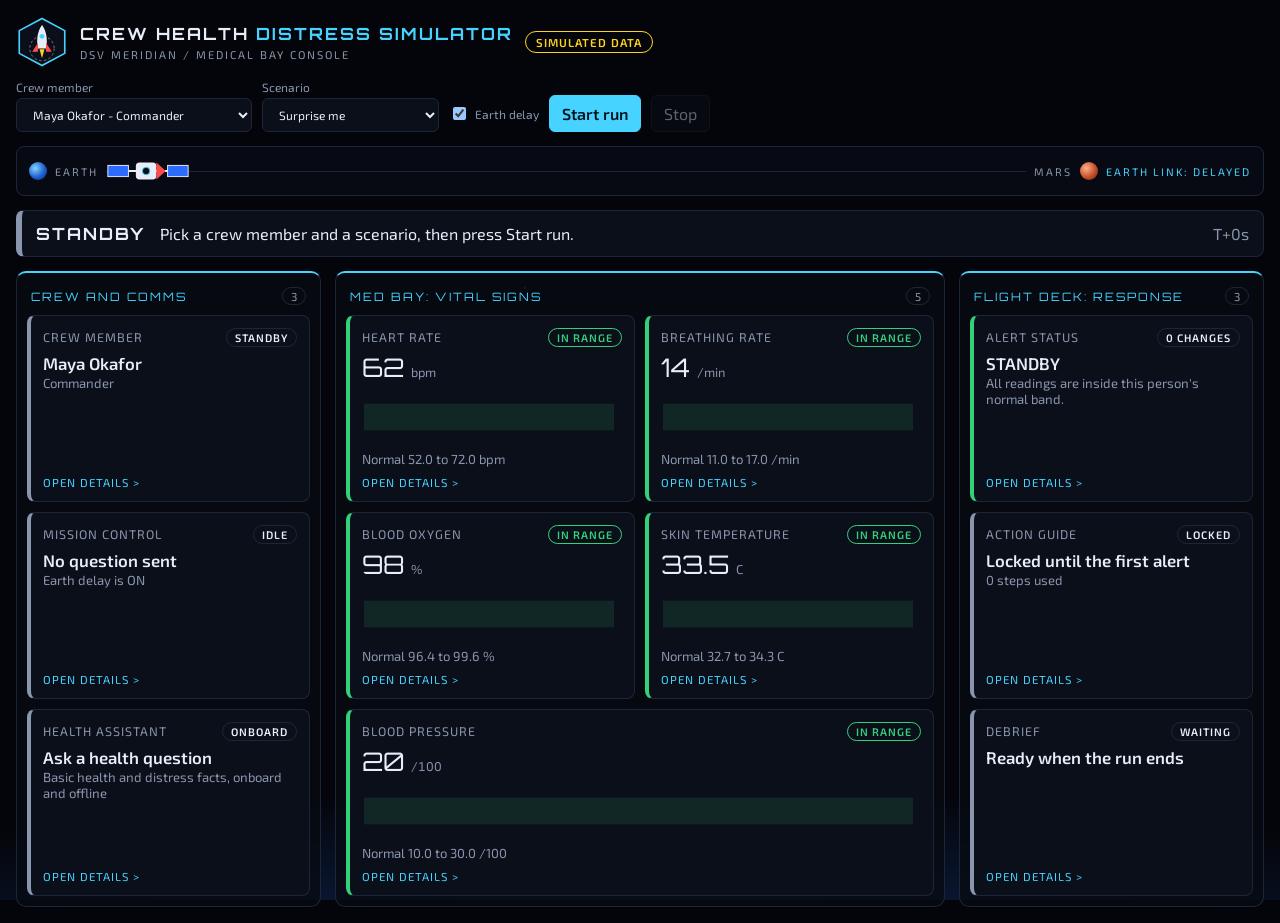
<file: index.html>
<!DOCTYPE html>
<html lang="en">
<head>
  <meta charset="utf-8">
  <meta name="viewport" content="width=device-width, initial-scale=1">
  <title>Crew Health Distress Simulator</title>
  <link rel="preconnect" href="https://fonts.googleapis.com">
  <link href="https://fonts.googleapis.com/css2?family=Orbitron:wght@600;800&display=swap" rel="stylesheet">
  <link href="https://fonts.googleapis.com/css2?family=Exo+2:wght@400;600&display=swap" rel="stylesheet">
  <link rel="stylesheet" href="style.css">
</head>
<body>
  <header class="top">
    <div class="brand">
      <!-- Our own mission patch: a rocket inside a hexagon. -->
      <svg class="emblem" viewBox="0 0 64 64" aria-hidden="true">
        <polygon points="32,3 60,18 60,46 32,61 4,46 4,18" fill="#0b0f1a" stroke="#46d3ff" stroke-width="2"/>
        <circle cx="32" cy="40" r="15" fill="none" stroke="#8a96ad" stroke-dasharray="3 3"/>
        <path d="M32 11 C38 19 39 30 37 40 H27 C25 30 26 19 32 11 Z" fill="#e8eef9"/>
        <path d="M27 33 L20 44 H27 Z M37 33 L44 44 H37 Z" fill="#ff4d4d"/>
        <circle cx="32" cy="25" r="3" fill="#46d3ff"/>
        <path d="M29 41 L32 52 L35 41 Z" fill="#ffd21f"/>
      </svg>
      <div>
        <h1>CREW HEALTH <span>DISTRESS SIMULATOR</span></h1>
        <div class="ship-name">DSV MERIDIAN / MEDICAL BAY CONSOLE</div>
      </div>
      <span class="sim-label">SIMULATED DATA</span>
    </div>
    <div class="controls">
      <label for="crewSelect">Crew member <select id="crewSelect"></select></label>
      <label for="scenarioSelect">Scenario <select id="scenarioSelect"></select></label>
      <label for="delayToggle" class="check">
        <input type="checkbox" id="delayToggle" checked> Earth delay
      </label>
      <button id="startBtn" class="primary">Start run</button>
      <button id="stopBtn" disabled>Stop</button>
    </div>
  </header>

  <!-- The flight path: our ship travelling from Earth to Mars. -->
  <div class="transit">
    <span class="planet earth"></span><span class="place">EARTH</span>
    <div class="lane">
      <svg class="ship" viewBox="0 0 90 30" aria-hidden="true">
        <rect x="2" y="9" width="22" height="12" fill="#2b6cff" stroke="#e8eef9"/>
        <rect x="66" y="9" width="22" height="12" fill="#2b6cff" stroke="#e8eef9"/>
        <line x1="24" y1="15" x2="66" y2="15" stroke="#e8eef9" stroke-width="2"/>
        <rect x="32" y="6" width="22" height="18" rx="4" fill="#e8eef9"/>
        <path d="M54 6 L64 15 L54 24 Z" fill="#ff4d4d"/>
        <circle cx="43" cy="15" r="4" fill="#0b0f1a" stroke="#46d3ff"/>
      </svg>
    </div>
    <span class="place">MARS</span><span class="planet mars"></span>
    <span id="linkLabel" class="link">EARTH LINK: DELAYED</span>
  </div>

  <!-- The alert banner stays on screen on every page. Clicking it opens the alert page. -->
  <a id="alertBanner" class="banner level-idle" href="#alert">
    <strong id="alertLevel">STANDBY</strong>
    <span id="alertDetail">Pick a crew member and a scenario, then press Start run.</span>
    <span id="clock" class="clock">T+0s</span>
  </a>

  <!-- ui.js draws the board and every detail page inside this one element. -->
  <main id="view"></main>

  <!-- Scripts load top to bottom. The order matters. -->
  <script src="data.js"></script>
  <script src="engine.js"></script>
  <script src="detector.js"></script>
  <script src="assistant.js"></script>
  <script src="ui.js"></script>
</body>
</html>
</file>
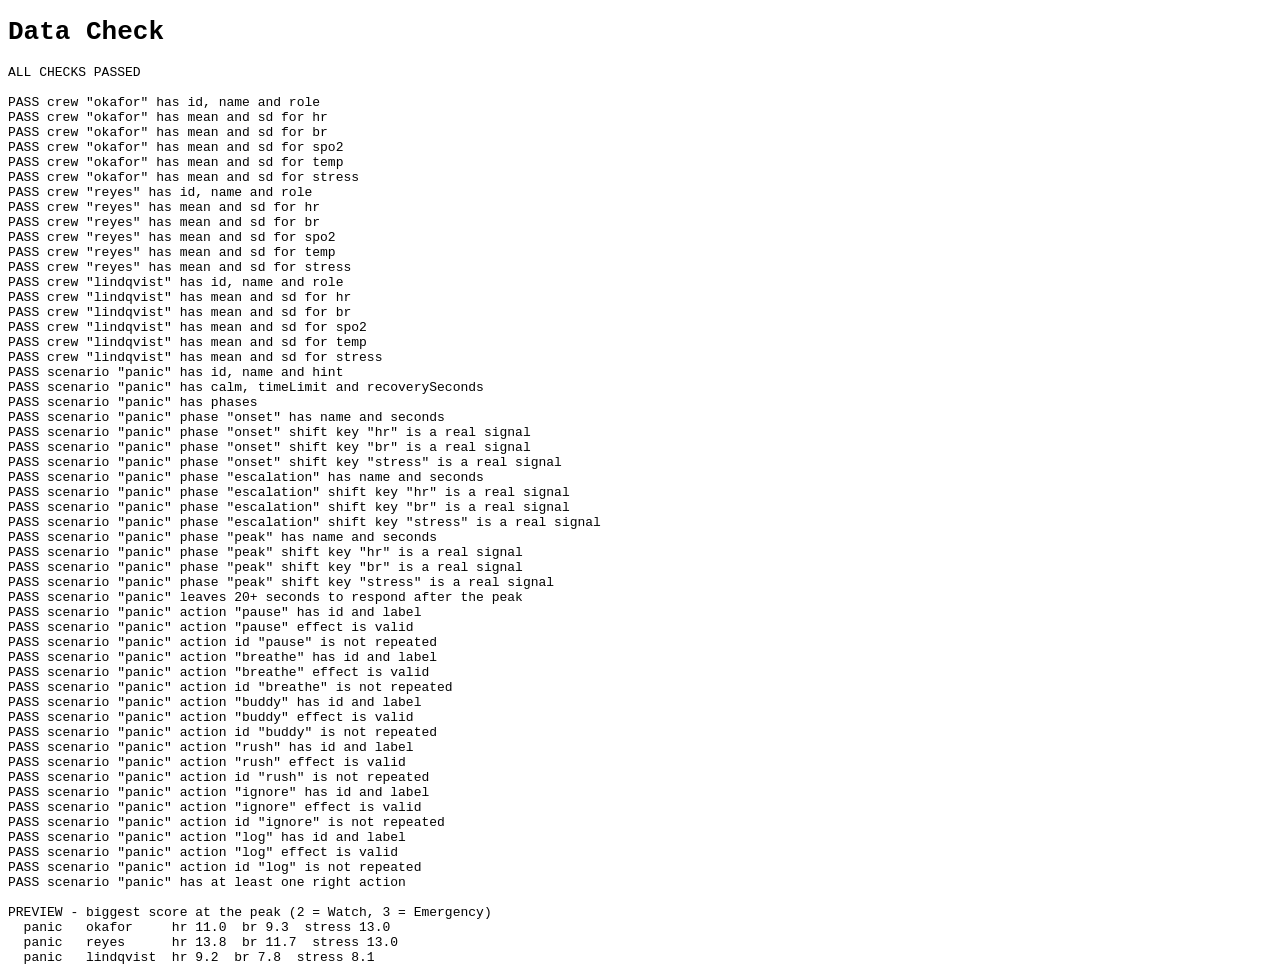
<file: check-data.html>
<!DOCTYPE html>
<html lang="en">
  <head>
    <meta charset="utf-8">
    <meta name="viewport" content="width=device-width, initial-scale=1">
    <title>Data Check</title>
    <style>
      body {
        font-family: monospace;
      }
    </style>
  </head>
  <body>
    <main>
      <h1>Data Check</h1>
      <pre id="out"></pre>
    </main>

    <script src="data.js"></script>
    <script>
      const lines = [];
      let failures = 0;

      const keys = SIGNALS.map(function (signal) {
        return signal.key;
      });
      const EFFECTS = ['right', 'wrong', 'neutral'];

      function check(ok, message) {
        if (!ok) {
          failures += 1;
        }
        lines.push((ok ? 'PASS ' : 'FAIL ') + message);
      }

      // Every crew member needs a baseline for every signal.
      CREW.forEach(function (crewMember) {
        check(
          !!crewMember.id && !!crewMember.name && !!crewMember.role,
          'crew "' + crewMember.id + '" has id, name and role'
        );

        keys.forEach(function (key) {
          const baseline = crewMember.baseline && crewMember.baseline[key];
          check(
            baseline && typeof baseline.mean === 'number' && baseline.sd > 0,
            'crew "' + crewMember.id + '" has mean and sd for ' + key
          );
        });
      });

      // Every scenario needs the fields used by the engine and detector.
      SCENARIOS.forEach(function (scenario) {
        const tag = 'scenario "' + scenario.id + '" ';
        check(
          !!scenario.id && !!scenario.name && !!scenario.hint,
          tag + 'has id, name and hint'
        );
        check(
          scenario.calm > 0 && scenario.timeLimit > 0 && scenario.recoverySeconds > 0,
          tag + 'has calm, timeLimit and recoverySeconds'
        );
        check(
          Array.isArray(scenario.phases) && scenario.phases.length > 0,
          tag + 'has phases'
        );

        let total = scenario.calm;
        (scenario.phases || []).forEach(function (phase) {
          total += phase.seconds;
          check(
            !!phase.name && phase.seconds > 0,
            tag + 'phase "' + phase.name + '" has name and seconds'
          );

          Object.keys(phase.shift || {}).forEach(function (key) {
            check(
              keys.indexOf(key) !== -1,
              tag + 'phase "' + phase.name + '" shift key "' + key + '" is a real signal'
            );
          });
        });
        check(
          total + 20 <= scenario.timeLimit,
          tag + 'leaves 20+ seconds to respond after the peak'
        );

        const ids = [];
        let right = 0;
        (scenario.actions || []).forEach(function (action) {
          check(
            !!action.id && !!action.label,
            tag + 'action "' + action.id + '" has id and label'
          );
          check(
            EFFECTS.indexOf(action.effect) !== -1,
            tag + 'action "' + action.id + '" effect is valid'
          );
          check(
            ids.indexOf(action.id) === -1,
            tag + 'action id "' + action.id + '" is not repeated'
          );

          ids.push(action.id);
          if (action.effect === 'right') {
            right += 1;
          }
        });
        check(right >= 1, tag + 'has at least one right action');
      });

      // Preview peak scores for each scenario and crew member.
      lines.push('');
      lines.push('PREVIEW - biggest score at the peak (2 = Watch, 3 = Emergency)');
      SCENARIOS.forEach(function (scenario) {
        const peak = scenario.phases[scenario.phases.length - 1].shift;

        CREW.forEach(function (crewMember) {
          const parts = Object.keys(peak).map(function (key) {
            return key + ' ' + (peak[key] / crewMember.baseline[key].sd).toFixed(1);
          });

          lines.push(
            '  ' + scenario.id.padEnd(8) + crewMember.id.padEnd(11) + parts.join('  ')
          );
        });
      });

      lines.unshift(
        failures === 0 ? 'ALL CHECKS PASSED' : failures + ' CHECK(S) FAILED',
        ''
      );
      document.getElementById('out').textContent = lines.join('\n');
    </script>
  </body>
</html>
</file>
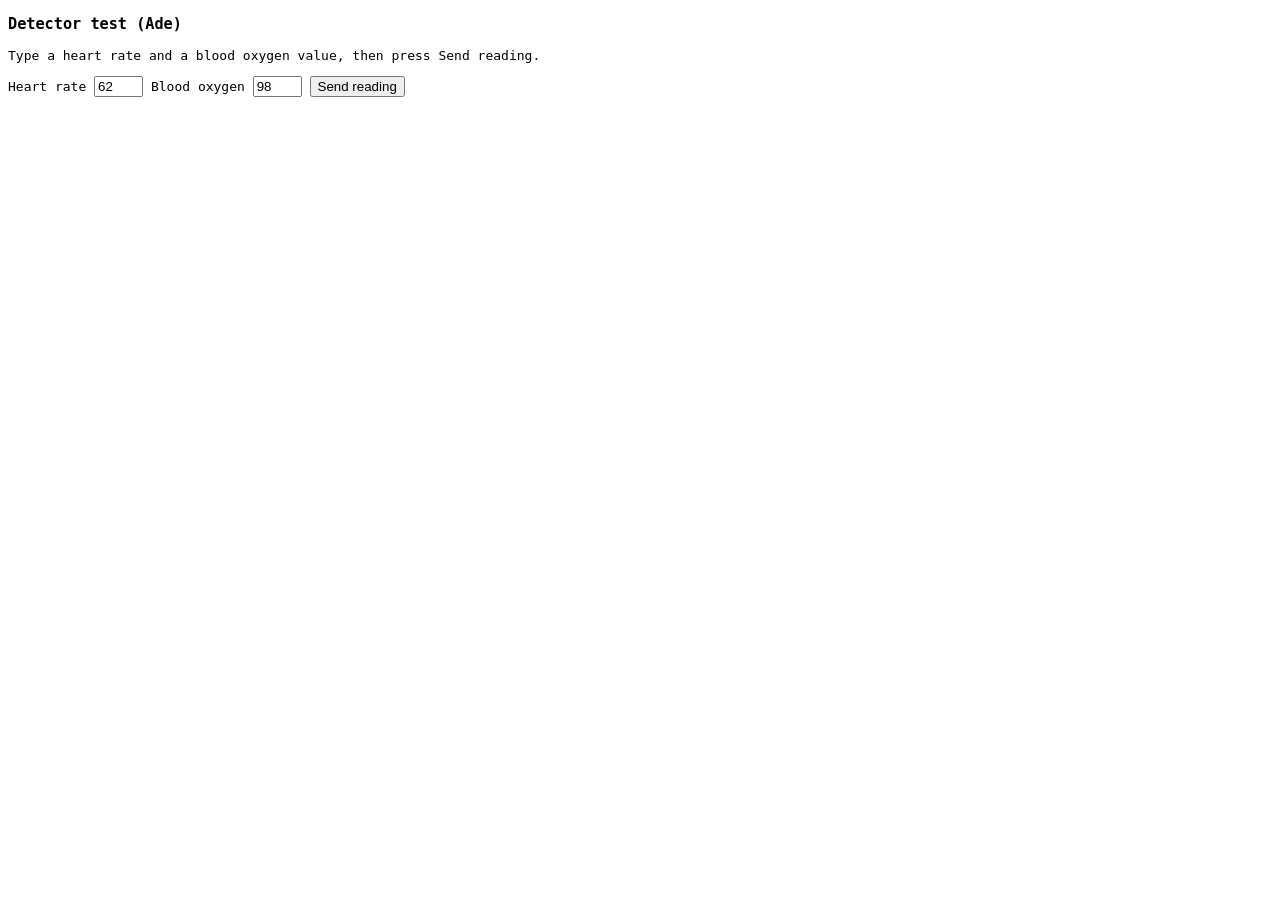
<file: test-detector.html>
<!DOCTYPE html>
<html>
<head><meta charset="utf-8"><title>Detector test</title></head>
<body style="font-family: monospace">
  <h3>Detector test (Ade)</h3>
  <p>Type a heart rate and a blood oxygen value, then press Send reading.</p>
  Heart rate <input id="hr" value="62" size="4">
  Blood oxygen <input id="spo2" value="98" size="4">
  <button id="send">Send reading</button>
  <pre id="out"></pre>

  <script src="detector.js"></script>
  <script>
    // One fake crew member and scenario, shaped exactly like Abby's data.
    const crew = { id: 'test', name: 'Test Astronaut', role: 'Test', baseline: {
      hr: { mean: 62, sd: 5 }, br: { mean: 14, sd: 1.5 }, spo2: { mean: 98, sd: 0.8 },
      temp: { mean: 33.5, sd: 0.4 }, stress: { mean: 20, sd: 6 } } };
    const scenario = { id: 'mini', name: 'Mini test', actions: [
      { id: 'good', label: 'Right step', effect: 'right' },
      { id: 'bad',  label: 'Wrong step', effect: 'wrong' } ] };

    Detector.reset(crew, scenario);
    let t = 0;
    document.getElementById('send').addEventListener('click', function () {
      t += 1;
      // A hand-made reading, shaped exactly like the ones Ron's engine sends.
      const reading = { t: t, crewId: 'test', phase: t > 3 ? 'onset' : 'baseline',
        values: { hr: Number(document.getElementById('hr').value), br: 14,
                  spo2: Number(document.getElementById('spo2').value),
                  temp: 33.5, stress: 20 } };
      const result = Detector.update(reading);
      const out = document.getElementById('out');
      out.textContent = t + 's  ' + result.level.toUpperCase() + '  ' +
        JSON.stringify(result.scores) + '\n' + out.textContent;
    });
  </script>
</body>
</html>
</file>
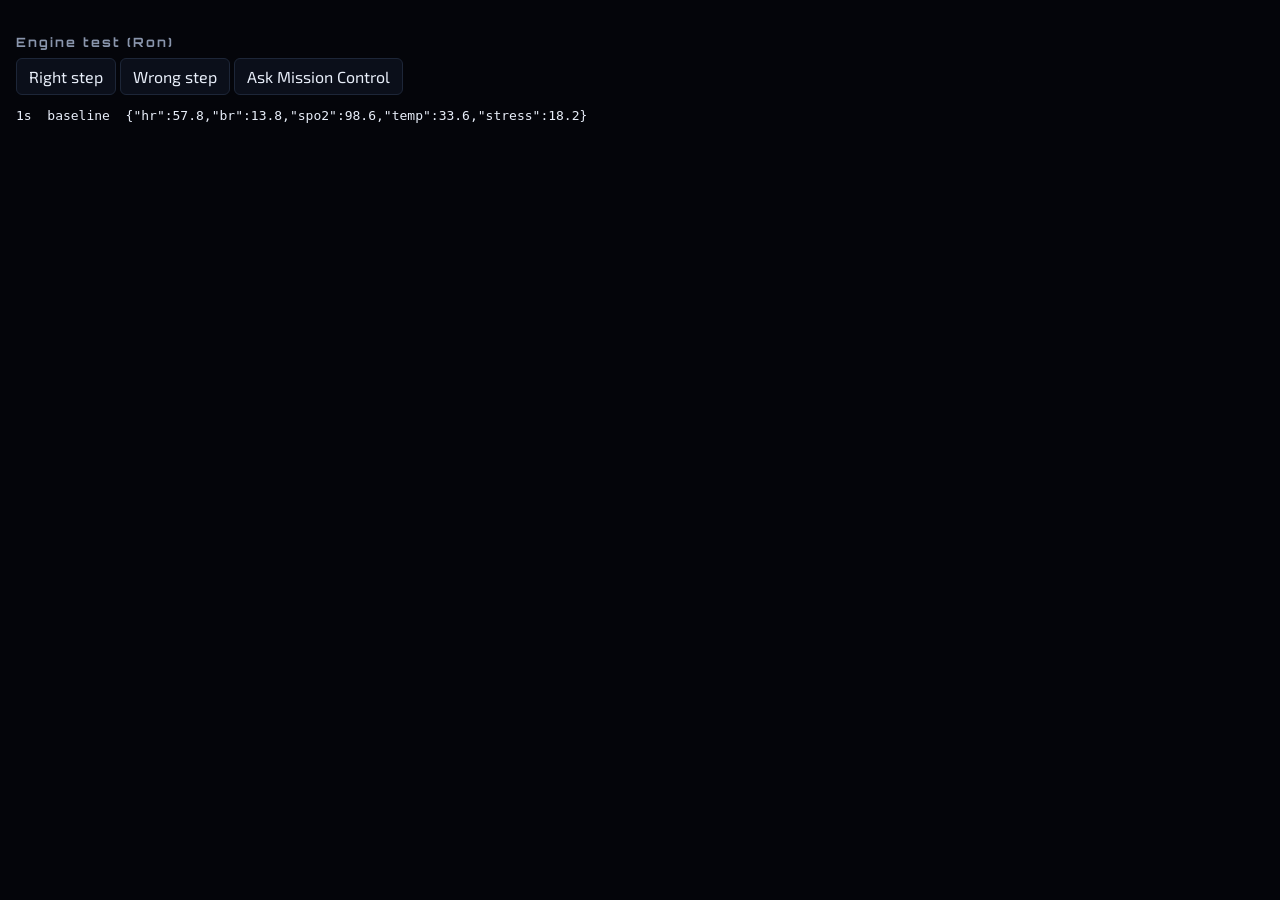
<file: test-engine.html>
<!DOCTYPE html>
<html lang="en">
<head>
  <meta charset="utf-8">
  <meta name="viewport" content="width=device-width, initial-scale=1">
  <title>Engine Test</title>
  <link rel="preconnect" href="https://fonts.googleapis.com">
  <link href="https://fonts.googleapis.com/css2?family=Orbitron:wght@600;800&display=swap" rel="stylesheet">
  <link href="https://fonts.googleapis.com/css2?family=Exo+2:wght@400;600&display=swap" rel="stylesheet">
  <link rel="stylesheet" href="style.css">
</head>
<body>
  <h3>Engine test (Ron)</h3>
  <button onclick="Engine.applyAction('good')">Right step</button>
  <button onclick="Engine.applyAction('bad')">Wrong step</button>
  <button onclick="Engine.askMissionControl()">Ask Mission Control</button>
  <pre id="out"></pre>

  <!-- A tiny copy of Abby's data so you can test before data.js exists. -->
  <script>
    window.SIGNALS = [
      { key: 'hr',     label: 'Heart rate',       unit: 'bpm',  min: 30, max: 220 },
      { key: 'br',     label: 'Breathing rate',   unit: '/min', min: 4,  max: 60 },
      { key: 'spo2',   label: 'Blood oxygen',     unit: '%',    min: 60, max: 100 },
      { key: 'temp',   label: 'Skin temperature', unit: 'C',    min: 28, max: 41 },
      { key: 'stress', label: 'Stress score',     unit: '/100', min: 0,  max: 100 }
    ];
    window.CREW = [{ id: 'test', name: 'Test Astronaut', role: 'Test', baseline: {
      hr: { mean: 62, sd: 5 }, br: { mean: 14, sd: 1.5 }, spo2: { mean: 98, sd: 0.8 },
      temp: { mean: 33.5, sd: 0.4 }, stress: { mean: 20, sd: 6 } } }];
    window.SCENARIOS = [{
      id: 'mini', name: 'Mini test', calm: 5, timeLimit: 60, recoverySeconds: 8,
      phases: [
        { name: 'onset',      seconds: 5, shift: { hr: 15, stress: 10 } },
        { name: 'escalation', seconds: 5, shift: { hr: 40, stress: 40 } },
        { name: 'peak',       seconds: 5, shift: { hr: 55, stress: 60 } }
      ],
      actions: [
        { id: 'good', label: 'Right step', effect: 'right' },
        { id: 'bad',  label: 'Wrong step', effect: 'wrong' }
      ],
      hint: 'Mission Control: test answer.'
    }];
  </script>
  <script src="engine.js"></script>
  <script>
    const out = document.getElementById('out');
    function show(line) { out.textContent = line + '\n' + out.textContent; }
    Engine.on('tick', function (r) {
      show(r.t + 's  ' + r.phase.padEnd(10) + JSON.stringify(r.values));
    });
    Engine.on('reply', function (r) { show('REPLY: ' + r.text); });
    Engine.on('end', function (info) { show('END: ' + JSON.stringify(info)); });
    Engine.start({ crewId: 'test', scenarioId: 'mini', earthDelay: true, delaySeconds: 6 });
  </script>
</body>
</html>
</file>
<file: style.css>
/* style.css  (Kenya) */
:root {
  /* layout: mission bar and flight path on top, then a kanban board of cards;
     each card opens its own page */
  --bg: #04050a;        /* deep space black */
  --panel: #0b0f1a;     /* card and column surface */
  --line: #1d2638;      /* borders */
  --text: #e8eef9;      /* hull white */
  --muted: #8a96ad;
  --accent: #46d3ff;    /* hologram blue: links, chart lines, buttons */
  --ok: #33d17a;
  --watch: #ffd21f;
  --caution: #ff8a1f;
  --emergency: #ff4d4d;
  --display: 'Orbitron', 'Trebuchet MS', sans-serif;
  --body: 'Exo 2', system-ui, Arial, sans-serif;
  color-scheme: dark;
}
* { box-sizing: border-box; }
html { background: var(--bg); }
body {
  margin: 0; padding: 16px; min-height: 100%;
  font-family: var(--body); color: var(--text);
  background-color: var(--bg);
  /* stars, plus the glow of a planet below the page */
  background-image:
    radial-gradient(1px 1px at 12% 18%, #ffffff88 50%, transparent 51%),
    radial-gradient(1px 1px at 78% 9%, #ffffff66 50%, transparent 51%),
    radial-gradient(2px 2px at 41% 32%, #ffffff55 50%, transparent 51%),
    radial-gradient(1px 1px at 90% 54%, #ffffff66 50%, transparent 51%),
    radial-gradient(1px 1px at 23% 68%, #ffffff44 50%, transparent 51%),
    radial-gradient(2px 2px at 64% 82%, #ffffff44 50%, transparent 51%),
    radial-gradient(120% 40% at 50% 115%, #12306b 0%, transparent 70%);
  background-attachment: fixed;
}
a { color: inherit; text-decoration: none; }
h1, h2, h3, .col-title, .banner strong, .hero { font-family: var(--display); }
h1 { font-size: 1.05rem; margin: 0; letter-spacing: 2px; }
h1 span { color: var(--accent); }
h2 { font-size: 1.1rem; margin: 0 0 4px; letter-spacing: 1px; text-wrap: balance; }
h3 { font-size: 0.8rem; margin: 18px 0 8px; letter-spacing: 2px; color: var(--muted); }
p { max-width: 65ch; line-height: 1.5; }
:focus-visible { outline: 2px solid var(--accent); outline-offset: 2px; }

/* Mission bar */
.top {
  display: flex; flex-wrap: wrap; gap: 12px;
  justify-content: space-between; align-items: end;
}
.brand { display: flex; flex-wrap: wrap; gap: 12px; align-items: center; }
.emblem { width: 52px; height: 52px; flex: none; }
.ship-name { font-size: 0.7rem; letter-spacing: 2px; color: var(--muted); margin-top: 4px; }
.sim-label {
  border: 1px solid var(--watch); color: var(--watch); padding: 3px 10px;
  border-radius: 999px; font-size: 0.72rem; font-weight: 600; letter-spacing: 1px;
}
.controls { display: flex; flex-wrap: wrap; gap: 10px; align-items: end; }
.controls label {
  display: flex; flex-direction: column; gap: 4px;
  font-size: 0.75rem; color: var(--muted);
}
.controls label.check {
  flex-direction: row; align-items: center; gap: 6px; padding-bottom: 9px;
}
select, button {
  font: inherit; color: var(--text); padding: 8px 12px; border-radius: 6px;
  border: 1px solid var(--line); background: var(--panel);
}
button { cursor: pointer; }
button:hover:not(:disabled) { border-color: var(--accent); }
button:disabled { opacity: 0.4; cursor: default; }
button.primary {
  background: var(--accent); border-color: var(--accent); color: #03131c; font-weight: 600;
}

/* Flight path: Earth, the ship, Mars */
.transit {
  display: flex; flex-wrap: wrap; align-items: center; gap: 8px;
  margin-top: 14px; padding: 8px 12px;
  border: 1px solid var(--line); border-radius: 8px; background: #070a12;
  font-size: 0.68rem; letter-spacing: 2px; color: var(--muted);
}
.planet { width: 18px; height: 18px; border-radius: 50%; flex: none; }
.planet.earth { background: radial-gradient(circle at 35% 35%, #7fd4ff, #1f5fd1 55%, #0b2a6b); }
.planet.mars { background: radial-gradient(circle at 35% 35%, #ffb089, #c4502a 55%, #5e1f0f); }
.lane {
  flex: 1; min-width: 140px; height: 32px; position: relative;
  background: linear-gradient(var(--line), var(--line)) center / 100% 1px no-repeat;
}
.ship { position: absolute; top: 2px; left: 0; width: 84px; animation: cruise 40s linear infinite; }
@keyframes cruise { from { left: 0; } to { left: calc(100% - 84px); } }
.link { color: var(--accent); }
@media (prefers-reduced-motion: reduce) { .ship { animation: none; left: 45%; } }

/* Alert banner: the level is always written in words as well as colour */
.banner {
  display: flex; flex-wrap: wrap; gap: 6px 14px; align-items: center;
  margin-top: 14px; padding: 12px 14px; border-radius: 8px;
  border: 1px solid var(--line); border-left-width: 6px; background: var(--panel);
}
.banner strong { font-size: 1.05rem; letter-spacing: 2px; }
.banner .clock { margin-left: auto; color: var(--muted); font-variant-numeric: tabular-nums; }
.level-idle      { border-left-color: var(--muted); }
.level-normal    { border-left-color: var(--ok); }
.level-normal strong { color: var(--ok); }
.level-watch     { border-color: var(--watch); }
.level-watch strong { color: var(--watch); }
.level-caution   { border-color: var(--caution); }
.level-caution strong { color: var(--caution); }
.level-emergency { border-color: var(--emergency); background: #2a0b0d; }
.level-emergency strong { color: var(--emergency); }

/* The board: kanban columns of cards */
.board {
  display: grid; gap: 14px; margin-top: 14px;
  grid-template-columns: repeat(auto-fit, minmax(270px, 1fr));
}
.column {
  background: #070a12cc; border: 1px solid var(--line);
  border-top: 2px solid var(--accent); border-radius: 10px; padding: 10px;
}
.col-head {
  display: flex; justify-content: space-between; align-items: center; padding: 4px 4px 10px;
}
.col-title { font-size: 0.72rem; letter-spacing: 2px; color: var(--accent); }
.col-count {
  font-size: 0.72rem; color: var(--muted);
  border: 1px solid var(--line); border-radius: 999px; padding: 1px 8px;
}
.cards { display: flex; flex-direction: column; gap: 10px; }

/* Wide screens: the vital signs column is twice as wide and holds its cards
   two across, so all three columns end at the same height. */
@media (min-width: 1000px) {
  .board { grid-template-columns: 1fr 2fr 1fr; }
  .column { display: flex; flex-direction: column; }
  .column .cards { flex: 1; }
  .column .card { flex: 1; display: flex; flex-direction: column; }
  .column .card-open { margin-top: auto; padding-top: 8px; }
  .column:nth-child(2) .cards { display: grid; grid-template-columns: 1fr 1fr; }
  .column:nth-child(2) .card:last-child { grid-column: 1 / -1; }
}
.card {
  display: block; background: var(--panel); border: 1px solid var(--line);
  border-left: 4px solid var(--muted); border-radius: 8px; padding: 12px;
  transition: border-color 0.15s, transform 0.15s;
}
.card:hover { border-color: var(--accent); transform: translateY(-1px); }
.card.is-normal    { border-left-color: var(--ok); }
.card.is-watch     { border-left-color: var(--watch); }
.card.is-caution   { border-left-color: var(--caution); }
.card.is-emergency { border-left-color: var(--emergency); }
.card-top { display: flex; justify-content: space-between; gap: 8px; align-items: center; }
.card-title {
  font-size: 0.78rem; letter-spacing: 1px; color: var(--muted); text-transform: uppercase;
}
.card-main { font-size: 1.05rem; font-weight: 600; margin-top: 6px; }
.card-sub { font-size: 0.82rem; color: var(--muted); margin-top: 2px; }
.card-open { font-size: 0.72rem; color: var(--accent); margin-top: 8px; letter-spacing: 1px; }
.big {
  font-family: var(--display); font-size: 1.6rem; margin-top: 4px;
  font-variant-numeric: tabular-nums;
}
.big small { font-family: var(--body); font-size: 0.8rem; color: var(--muted); }
.chip {
  font-size: 0.68rem; font-weight: 600; letter-spacing: 1px; white-space: nowrap;
  padding: 2px 8px; border-radius: 999px; border: 1px solid var(--line);
}
.chip.is-normal    { color: var(--ok); border-color: var(--ok); }
.chip.is-watch     { color: var(--watch); border-color: var(--watch); }
.chip.is-caution   { color: var(--caution); border-color: var(--caution); }
.chip.is-emergency { color: #fff; background: var(--emergency); border-color: var(--emergency); }
.spark { margin-top: 6px; }
/* Charts never catch clicks, so a click always lands on the card itself. */
.spark svg, #pg-chart svg { display: block; width: 100%; height: auto; pointer-events: none; }
@media (prefers-reduced-motion: reduce) { .card { transition: none; } }

/* Detail pages */
.page {
  margin-top: 14px; background: var(--panel); border: 1px solid var(--line);
  border-top: 2px solid var(--accent); border-radius: 10px; padding: 16px;
}
.back {
  display: inline-block; color: var(--accent);
  font-size: 0.8rem; letter-spacing: 1px; margin-bottom: 12px;
}
.page-head {
  display: flex; flex-wrap: wrap; gap: 10px;
  justify-content: space-between; align-items: center;
}
.hero { font-size: 2.4rem; margin: 6px 0; font-variant-numeric: tabular-nums; }
.hero small { font-family: var(--body); font-size: 1rem; color: var(--muted); }
.hero.is-normal { color: var(--ok); }
.hero.is-watch { color: var(--watch); }
.hero.is-caution { color: var(--caution); }
.hero.is-emergency { color: var(--emergency); }
.facts {
  display: grid; gap: 10px; margin-top: 12px;
  grid-template-columns: repeat(auto-fit, minmax(150px, 1fr));
}
.fact { border: 1px solid var(--line); border-radius: 8px; padding: 10px; }
.fact span {
  display: block; font-size: 0.72rem; color: var(--muted);
  letter-spacing: 1px; text-transform: uppercase;
}
.fact b { font-size: 1.05rem; font-variant-numeric: tabular-nums; }
.table-wrap { overflow-x: auto; }
table {
  width: 100%; border-collapse: collapse; font-size: 0.9rem;
  font-variant-numeric: tabular-nums;
}
th, td { text-align: left; padding: 7px 8px; border-bottom: 1px solid var(--line); }
th {
  color: var(--muted); font-weight: 600; font-size: 0.75rem;
  letter-spacing: 1px; text-transform: uppercase;
}
td.off { color: var(--watch); font-weight: 600; }
tr.me td { color: var(--accent); }
.log { list-style: none; padding: 0; margin: 0; display: flex; flex-direction: column; gap: 6px; }
.log li { border-left: 3px solid var(--line); padding: 2px 10px; }
.steps { display: grid; gap: 8px; grid-template-columns: repeat(auto-fit, minmax(230px, 1fr)); }
.steps button { text-align: left; padding: 12px; }
.steps button.done { text-decoration: line-through; border-style: dashed; }
.locked {
  border: 1px dashed var(--line); border-radius: 8px; padding: 14px; color: var(--muted);
}
.outcome { font-family: var(--display); font-size: 1.2rem; }
.outcome.good { color: var(--ok); }
.outcome.bad { color: var(--emergency); }
.tag {
  padding: 2px 8px; border-radius: 999px; font-size: 0.7rem; font-weight: 600;
  border: 1px solid var(--line);
}
.tag.right { color: var(--ok); border-color: var(--ok); }
.tag.wrong { color: var(--emergency); border-color: var(--emergency); }

/* Health assistant */
.chips { display: flex; flex-wrap: wrap; gap: 8px; margin: 10px 0; }
.chips button { font-size: 0.82rem; padding: 6px 10px; border-radius: 999px; }
.chat {
  display: flex; flex-direction: column; gap: 8px; max-height: 420px; overflow-y: auto;
  border: 1px solid var(--line); border-radius: 8px; padding: 10px; background: #070a12;
}
.msg {
  display: flex; flex-direction: column; gap: 2px; max-width: 80ch;
  padding: 8px 10px; border-radius: 8px;
}
.msg b { font-size: 0.7rem; letter-spacing: 1px; color: var(--muted); text-transform: uppercase; }
.msg.you { align-self: flex-end; background: #102a3a; border: 1px solid #1e4b66; }
.msg.assistant { align-self: flex-start; background: var(--panel); border: 1px solid var(--line); }
.ask-row { display: flex; gap: 8px; margin-top: 10px; }
.ask-row input {
  flex: 1; min-width: 0; font: inherit; color: var(--text); background: var(--panel);
  border: 1px solid var(--line); border-radius: 6px; padding: 8px 10px;
}
.sr { position: absolute; width: 1px; height: 1px; overflow: hidden; clip: rect(0 0 0 0); }
</file>
